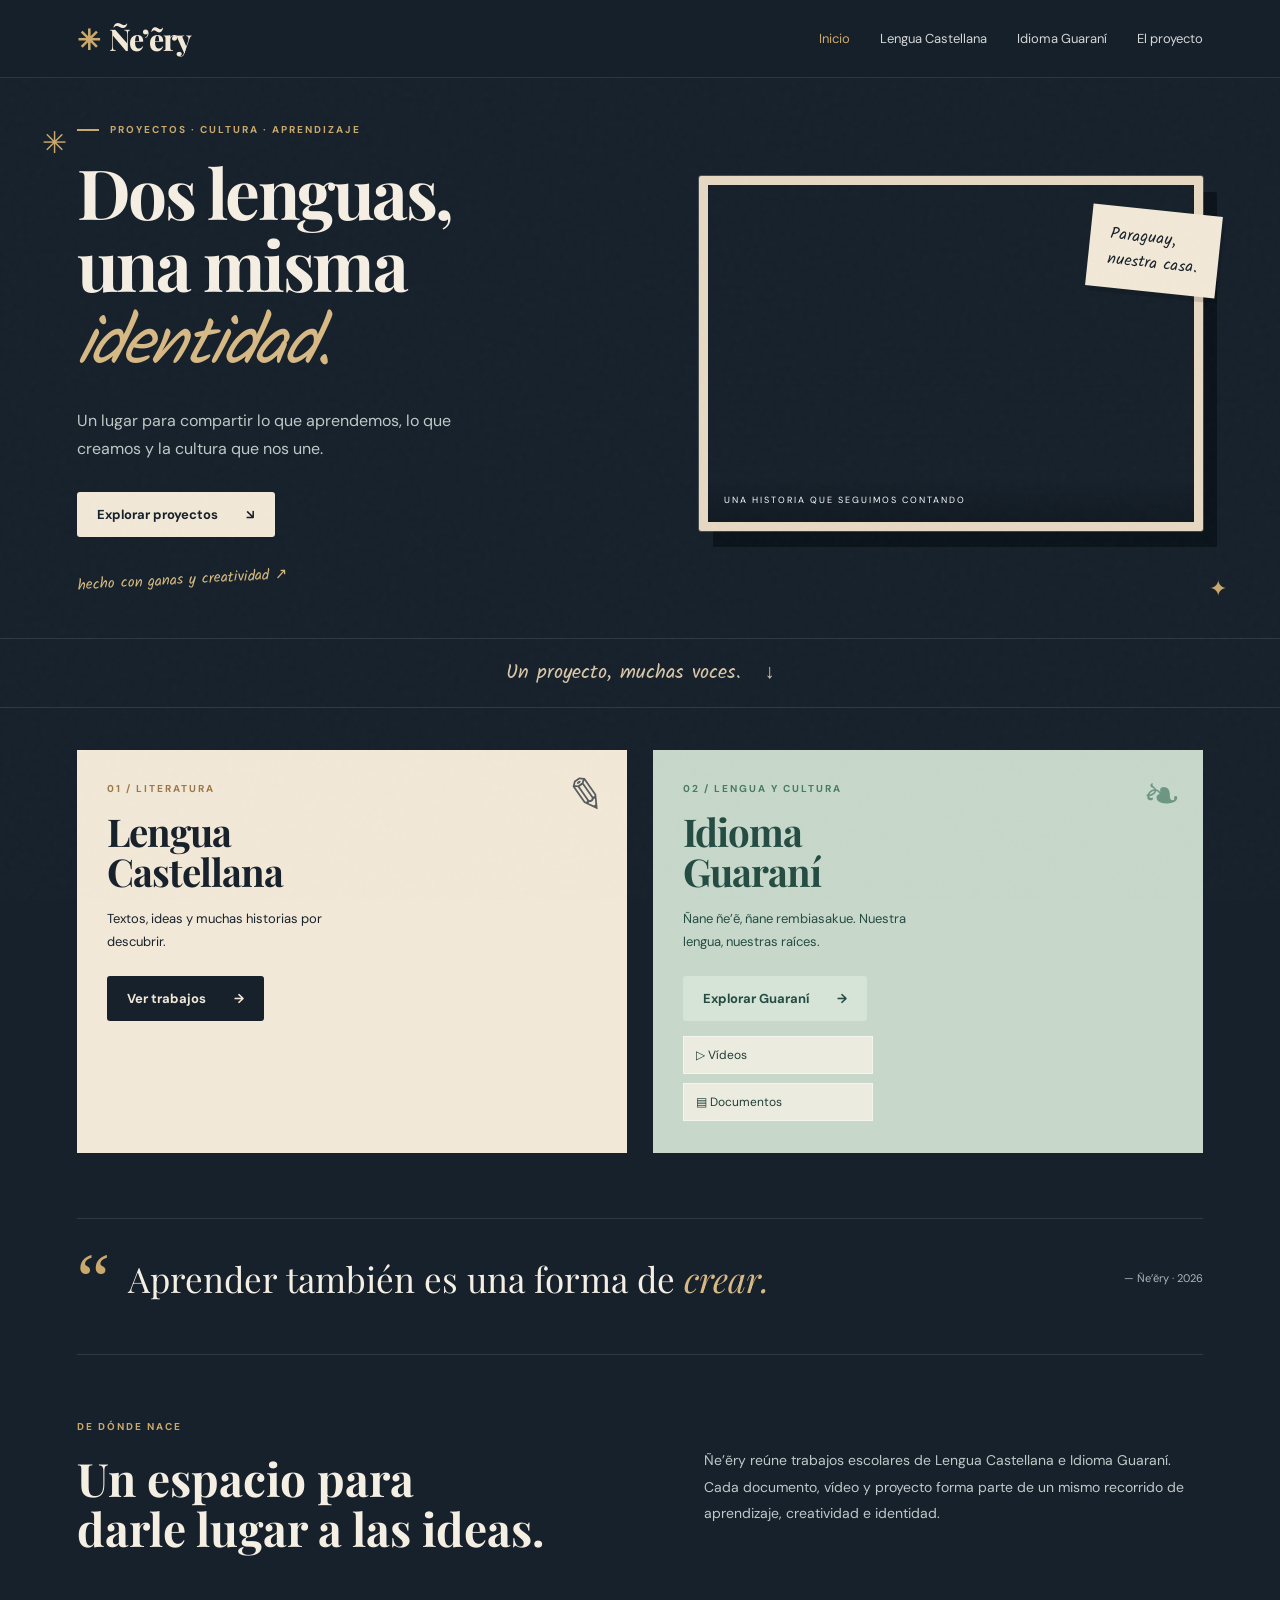
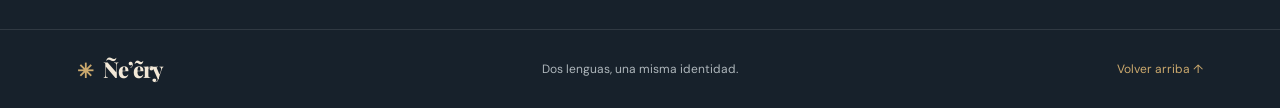
<file: index.html>
<!doctype html>
<html lang="es">
<head>
<meta charset="utf-8"><meta name="viewport" content="width=device-width, initial-scale=1">
<meta name="theme-color" content="#17212b">
<meta name="description" content="Ñe’ẽry: proyectos escolares, cultura, literatura y lengua.">
<title>Ñe’ẽry — Dos lenguas, una identidad</title>
<link rel="preconnect" href="https://fonts.googleapis.com">
<link rel="preconnect" href="https://fonts.gstatic.com" crossorigin>
<link href="https://fonts.googleapis.com/css2?family=DM+Sans:wght@400;500;600;700&family=Playfair+Display:wght@600;700;800&family=Kalam:wght@400;700&display=swap" rel="stylesheet">
<link rel="stylesheet" href="styles.css">
</head>
<body>
<div class="grain" aria-hidden="true"></div>
<header class="topbar">
  <a class="brand" href="#inicio" aria-label="Ñe’ẽry, inicio"><span class="brand-mark">✳</span><span>Ñe’ẽry</span></a>
  <button class="menu-toggle" aria-label="Abrir menú" aria-expanded="false">☰</button>
  <nav class="nav">
    <a href="#inicio" class="active">Inicio</a><a href="#castellano">Lengua Castellana</a><a href="#guarani">Idioma Guaraní</a><a href="#proyecto">El proyecto</a>
  </nav>
</header>
<main>
<section class="hero section-wrap" id="inicio">
  <div class="hero-copy reveal">
    <p class="eyebrow"><span></span> PROYECTOS · CULTURA · APRENDIZAJE</p>
    <h1>Dos lenguas,<br>una misma <em>identidad.</em></h1>
    <p class="intro">Un lugar para compartir lo que aprendemos, lo que creamos y la cultura que nos une.</p>
    <a class="button button-light" href="#materias">Explorar proyectos <span>↘</span></a>
    <span class="scribble">hecho con ganas y creatividad ↗</span>
  </div>
  <div class="hero-photo reveal" role="img" aria-label="Fotografía de un paisaje paraguayo">
    <div class="photo-note">Paraguay,<br>nuestra casa.</div>
    <div class="photo-caption">UNA HISTORIA QUE SEGUIMOS CONTANDO</div>
  </div>
  <span class="star star-one">✳</span><span class="star star-two">✦</span>
</section>
<section class="intro-strip" id="materias"><p>Un proyecto, muchas voces.</p><span>↓</span></section>
<section class="subjects section-wrap">
  <article class="subject-card castellano-card reveal" id="castellano">
    <div class="subject-image books-photo" role="img" aria-label="Libros y cuaderno"></div>
    <div class="subject-content"><p class="eyebrow">01 / LITERATURA</p><h2>Lengua<br>Castellana</h2><p>Textos, ideas y muchas historias por descubrir.</p><a class="button button-dark" href="castellano.html">Ver trabajos <span>→</span></a></div>
    <span class="card-doodle">✎</span>
  </article>
  <article class="subject-card guarani-card reveal" id="guarani">
    <div class="subject-image textile-photo" role="img" aria-label="Textiles tradicionales paraguayos"></div>
    <div class="subject-content"><p class="eyebrow">02 / LENGUA Y CULTURA</p><h2>Idioma<br>Guaraní</h2><p>Ñane ñe’ẽ, ñane rembiasakue. Nuestra lengua, nuestras raíces.</p>
      <a class="button button-green" href="guarani.html">Explorar Guaraní <span>→</span></a>
      <div class="quick-links"><a href="guarani.html#videos">▷ Vídeos</a><a href="guarani.html#documentos">▤ Documentos</a></div>
    </div>
    <span class="leaf-doodle">❧</span>
  </article>
</section>
<section class="quote-band section-wrap reveal"><span class="quote-mark">“</span><p>Aprender también es una forma de <em>crear.</em></p><span class="quote-credit">— Ñe’ẽry · 2026</span></section>
<section class="about section-wrap reveal" id="proyecto"><div><p class="eyebrow">DE DÓNDE NACE</p><h2>Un espacio para<br>darle lugar a las ideas.</h2></div><p>Ñe’ẽry reúne trabajos escolares de Lengua Castellana e Idioma Guaraní. Cada documento, vídeo y proyecto forma parte de un mismo recorrido de aprendizaje, creatividad e identidad.</p></section>
</main>
<footer><a class="brand" href="#inicio"><span class="brand-mark">✳</span><span>Ñe’ẽry</span></a><span>Dos lenguas, una misma identidad.</span><a href="#inicio">Volver arriba ↑</a></footer>
<script src="script.js"></script>
</body></html>
</file>
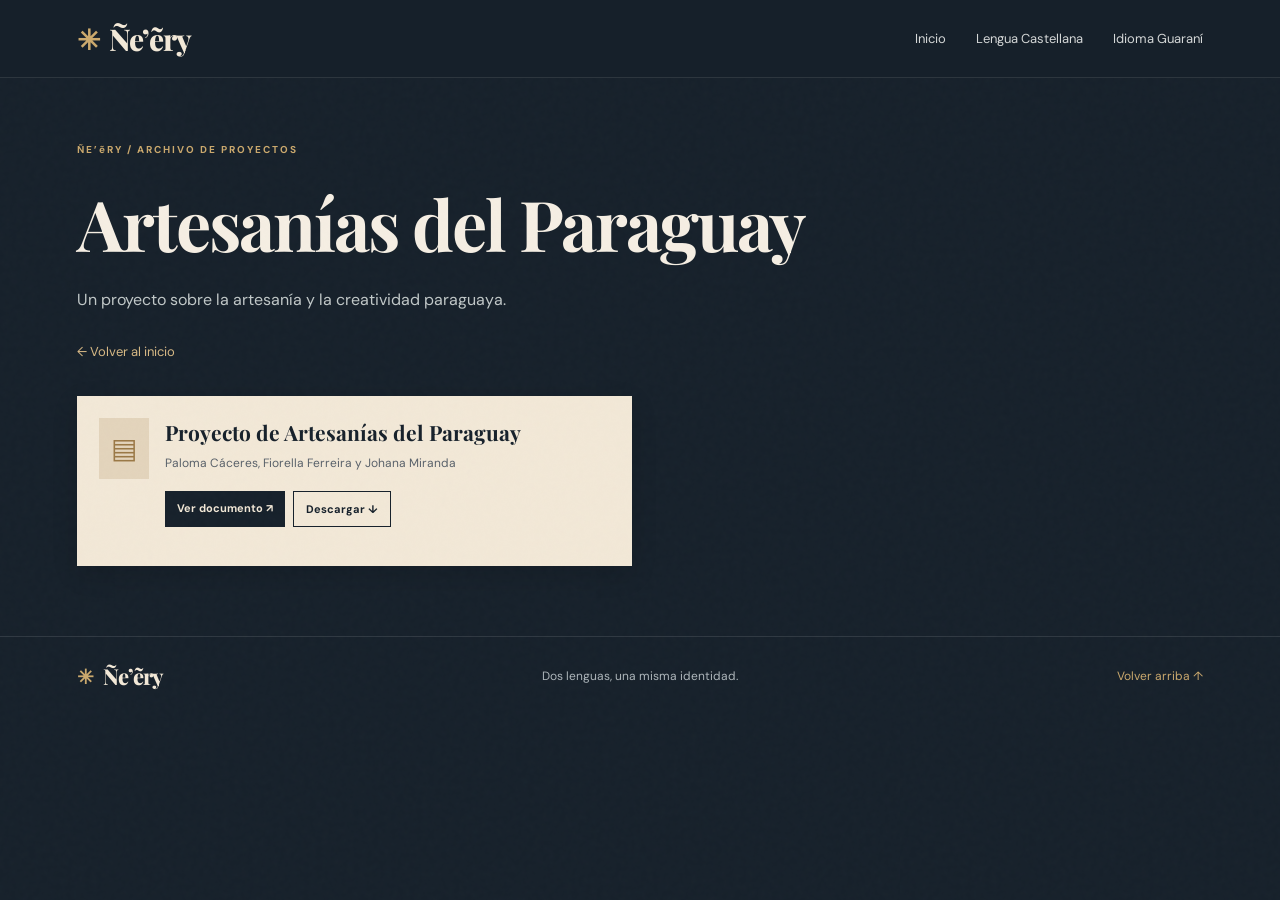
<file: artesanias.html>
<!doctype html><html lang="es"><head><meta charset="utf-8"><meta name="viewport" content="width=device-width, initial-scale=1"><meta name="theme-color" content="#17212b"><title>Artesanías del Paraguay — Ñe’ẽry</title><link rel="preconnect" href="https://fonts.googleapis.com"><link href="https://fonts.googleapis.com/css2?family=DM+Sans:wght@400;500;600;700&family=Playfair+Display:wght@600;700;800&family=Kalam:wght@400;700&display=swap" rel="stylesheet"><link rel="stylesheet" href="styles.css"><link rel="stylesheet" href="subpages.css"></head><body><div class="grain"></div><header class="topbar"><a class="brand" href="index.html"><span class="brand-mark">✳</span><span>Ñe’ẽry</span></a><button class="menu-toggle" aria-label="Abrir menú" aria-expanded="false">☰</button><nav class="nav"><a href="index.html">Inicio</a><a href="castellano.html">Lengua Castellana</a><a href="guarani.html">Idioma Guaraní</a></nav></header><main><section class="page-hero section-wrap"><p class="eyebrow">ÑE’ẽRY / ARCHIVO DE PROYECTOS</p><h1>Artesanías del Paraguay</h1><p>Un proyecto sobre la artesanía y la creatividad paraguaya.</p><a class="back-link" href="index.html">← Volver al inicio</a></section><section class="doc-list section-wrap"><article class="doc-card reveal"><div class="doc-icon">▤</div><div class="doc-copy"><h3>Proyecto de Artesanías del Paraguay</h3><p>Paloma Cáceres, Fiorella Ferreira y Johana Miranda</p><div class="doc-actions"><a href="documentos/guarani/artesanias/Artesanias.pdf" target="_blank" rel="noopener">Ver documento ↗</a><a href="documentos/guarani/artesanias/Artesanias.pdf" download>Descargar ↓</a></div></div></article></section></main><footer><a class="brand" href="index.html"><span class="brand-mark">✳</span><span>Ñe’ẽry</span></a><span>Dos lenguas, una misma identidad.</span><a href="#">Volver arriba ↑</a></footer><script src="script.js"></script></body></html>
</file>
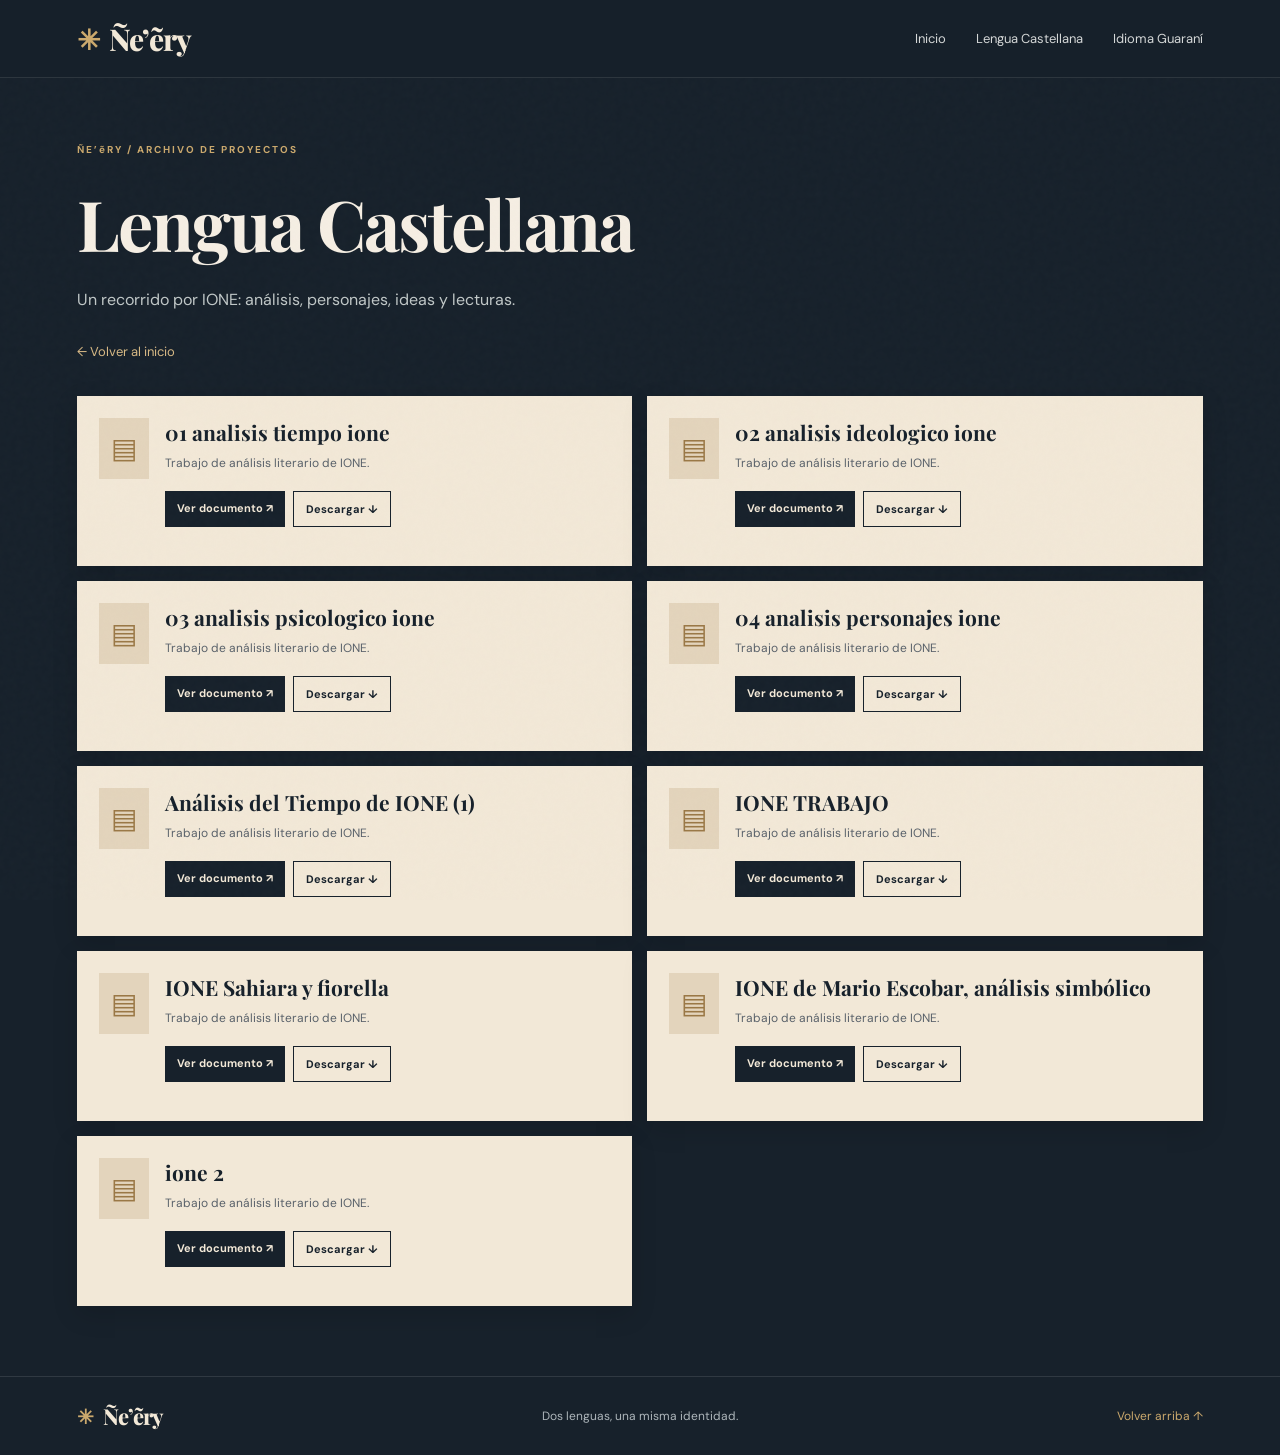
<file: castellano.html>
<!doctype html><html lang="es"><head><meta charset="utf-8"><meta name="viewport" content="width=device-width, initial-scale=1"><meta name="theme-color" content="#17212b"><title>Lengua Castellana — Ñe’ẽry</title><link rel="preconnect" href="https://fonts.googleapis.com"><link href="https://fonts.googleapis.com/css2?family=DM+Sans:wght@400;500;600;700&family=Playfair+Display:wght@600;700;800&family=Kalam:wght@400;700&display=swap" rel="stylesheet"><link rel="stylesheet" href="styles.css"><link rel="stylesheet" href="subpages.css"></head><body><div class="grain"></div><header class="topbar"><a class="brand" href="index.html"><span class="brand-mark">✳</span><span>Ñe’ẽry</span></a><button class="menu-toggle" aria-label="Abrir menú" aria-expanded="false">☰</button><nav class="nav"><a href="index.html">Inicio</a><a href="castellano.html">Lengua Castellana</a><a href="guarani.html">Idioma Guaraní</a></nav></header><main><section class="page-hero section-wrap"><p class="eyebrow">ÑE’ẽRY / ARCHIVO DE PROYECTOS</p><h1>Lengua Castellana</h1><p>Un recorrido por IONE: análisis, personajes, ideas y lecturas.</p><a class="back-link" href="index.html">← Volver al inicio</a></section><section class="doc-list section-wrap"><article class="doc-card reveal"><div class="doc-icon">▤</div><div class="doc-copy"><h3>01 analisis tiempo ione</h3><p>Trabajo de análisis literario de IONE.</p><div class="doc-actions"><a href="documentos/castellano/01-analisis-tiempo-ione.pdf" target="_blank" rel="noopener">Ver documento ↗</a><a href="documentos/castellano/01-analisis-tiempo-ione.pdf" download>Descargar ↓</a></div></div></article><article class="doc-card reveal"><div class="doc-icon">▤</div><div class="doc-copy"><h3>02 analisis ideologico ione</h3><p>Trabajo de análisis literario de IONE.</p><div class="doc-actions"><a href="documentos/castellano/02-analisis-ideologico-ione.pdf" target="_blank" rel="noopener">Ver documento ↗</a><a href="documentos/castellano/02-analisis-ideologico-ione.pdf" download>Descargar ↓</a></div></div></article><article class="doc-card reveal"><div class="doc-icon">▤</div><div class="doc-copy"><h3>03 analisis psicologico ione</h3><p>Trabajo de análisis literario de IONE.</p><div class="doc-actions"><a href="documentos/castellano/03-analisis-psicologico-ione.pdf" target="_blank" rel="noopener">Ver documento ↗</a><a href="documentos/castellano/03-analisis-psicologico-ione.pdf" download>Descargar ↓</a></div></div></article><article class="doc-card reveal"><div class="doc-icon">▤</div><div class="doc-copy"><h3>04 analisis personajes ione</h3><p>Trabajo de análisis literario de IONE.</p><div class="doc-actions"><a href="documentos/castellano/04-analisis-personajes-ione.pdf" target="_blank" rel="noopener">Ver documento ↗</a><a href="documentos/castellano/04-analisis-personajes-ione.pdf" download>Descargar ↓</a></div></div></article><article class="doc-card reveal"><div class="doc-icon">▤</div><div class="doc-copy"><h3>Análisis del Tiempo de IONE (1)</h3><p>Trabajo de análisis literario de IONE.</p><div class="doc-actions"><a href="documentos/castellano/Análisis del Tiempo de IONE (1).pdf" target="_blank" rel="noopener">Ver documento ↗</a><a href="documentos/castellano/Análisis del Tiempo de IONE (1).pdf" download>Descargar ↓</a></div></div></article><article class="doc-card reveal"><div class="doc-icon">▤</div><div class="doc-copy"><h3>IONE   TRABAJO</h3><p>Trabajo de análisis literario de IONE.</p><div class="doc-actions"><a href="documentos/castellano/IONE - TRABAJO.pdf" target="_blank" rel="noopener">Ver documento ↗</a><a href="documentos/castellano/IONE - TRABAJO.pdf" download>Descargar ↓</a></div></div></article><article class="doc-card reveal"><div class="doc-icon">▤</div><div class="doc-copy"><h3>IONE Sahiara y fiorella</h3><p>Trabajo de análisis literario de IONE.</p><div class="doc-actions"><a href="documentos/castellano/IONE Sahiara y fiorella.pdf" target="_blank" rel="noopener">Ver documento ↗</a><a href="documentos/castellano/IONE Sahiara y fiorella.pdf" download>Descargar ↓</a></div></div></article><article class="doc-card reveal"><div class="doc-icon">▤</div><div class="doc-copy"><h3>IONE de Mario Escobar, análisis simbólico</h3><p>Trabajo de análisis literario de IONE.</p><div class="doc-actions"><a href="documentos/castellano/IONE de Mario Escobar, análisis simbólico.pdf" target="_blank" rel="noopener">Ver documento ↗</a><a href="documentos/castellano/IONE de Mario Escobar, análisis simbólico.pdf" download>Descargar ↓</a></div></div></article><article class="doc-card reveal"><div class="doc-icon">▤</div><div class="doc-copy"><h3>ione 2</h3><p>Trabajo de análisis literario de IONE.</p><div class="doc-actions"><a href="documentos/castellano/ione-2.docx" target="_blank" rel="noopener">Ver documento ↗</a><a href="documentos/castellano/ione-2.docx" download>Descargar ↓</a></div></div></article></section></main><footer><a class="brand" href="index.html"><span class="brand-mark">✳</span><span>Ñe’ẽry</span></a><span>Dos lenguas, una misma identidad.</span><a href="#">Volver arriba ↑</a></footer><script src="script.js"></script></body></html>
</file>
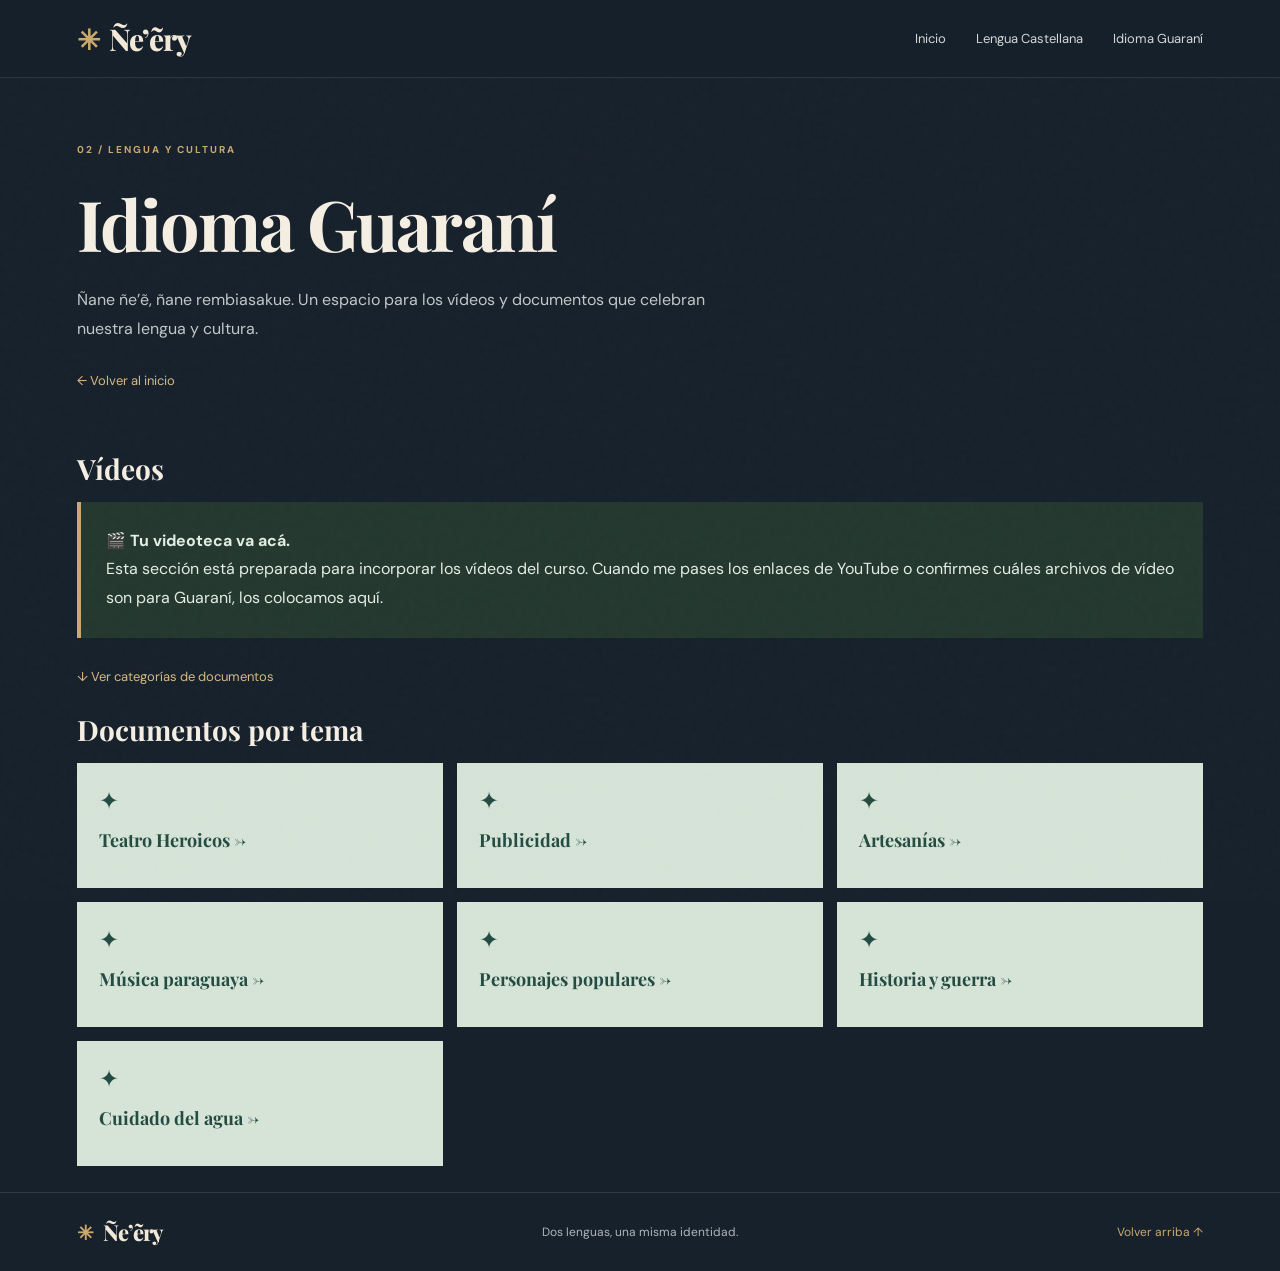
<file: guarani.html>
<!doctype html><html lang="es"><head><meta charset="utf-8"><meta name="viewport" content="width=device-width, initial-scale=1"><meta name="theme-color" content="#17212b"><title>Idioma Guaraní — Ñe’ẽry</title><link href="https://fonts.googleapis.com/css2?family=DM+Sans:wght@400;500;600;700&family=Playfair+Display:wght@600;700;800&family=Kalam:wght@400;700&display=swap" rel="stylesheet"><link rel="stylesheet" href="styles.css"><link rel="stylesheet" href="subpages.css"></head><body><div class="grain"></div><header class="topbar"><a class="brand" href="index.html"><span class="brand-mark">✳</span><span>Ñe’ẽry</span></a><button class="menu-toggle" aria-label="Abrir menú" aria-expanded="false">☰</button><nav class="nav"><a href="index.html">Inicio</a><a href="castellano.html">Lengua Castellana</a><a href="guarani.html" class="active">Idioma Guaraní</a></nav></header><main><section class="page-hero section-wrap"><p class="eyebrow">02 / LENGUA Y CULTURA</p><h1>Idioma Guaraní</h1><p>Ñane ñe’ẽ, ñane rembiasakue. Un espacio para los vídeos y documentos que celebran nuestra lengua y cultura.</p><a class="back-link" href="index.html">← Volver al inicio</a></section><section class="section-wrap" id="videos"><h2 class="section-heading">Vídeos</h2><div class="video-note">🎬 <strong>Tu videoteca va acá.</strong><br>Esta sección está preparada para incorporar los vídeos del curso. Cuando me pases los enlaces de YouTube o confirmes cuáles archivos de vídeo son para Guaraní, los colocamos aquí.</div><a class="back-link" href="#documentos">↓ Ver categorías de documentos</a></section><section class="section-wrap" id="documentos"><h2 class="section-heading">Documentos por tema</h2><div class="category-grid"><a class="category-card reveal" href="heroicos.html"><span>✦</span><strong>Teatro Heroicos →</strong></a><a class="category-card reveal" href="publicidad.html"><span>✦</span><strong>Publicidad →</strong></a><a class="category-card reveal" href="artesanias.html"><span>✦</span><strong>Artesanías →</strong></a><a class="category-card reveal" href="musica.html"><span>✦</span><strong>Música paraguaya →</strong></a><a class="category-card reveal" href="personajes-populares.html"><span>✦</span><strong>Personajes populares →</strong></a><a class="category-card reveal" href="historia-y-guerra.html"><span>✦</span><strong>Historia y guerra →</strong></a><a class="category-card reveal" href="medioambiente.html"><span>✦</span><strong>Cuidado del agua →</strong></a></div></section></main><footer><a class="brand" href="index.html"><span class="brand-mark">✳</span><span>Ñe’ẽry</span></a><span>Dos lenguas, una misma identidad.</span><a href="#">Volver arriba ↑</a></footer><script src="script.js"></script></body></html>
</file>
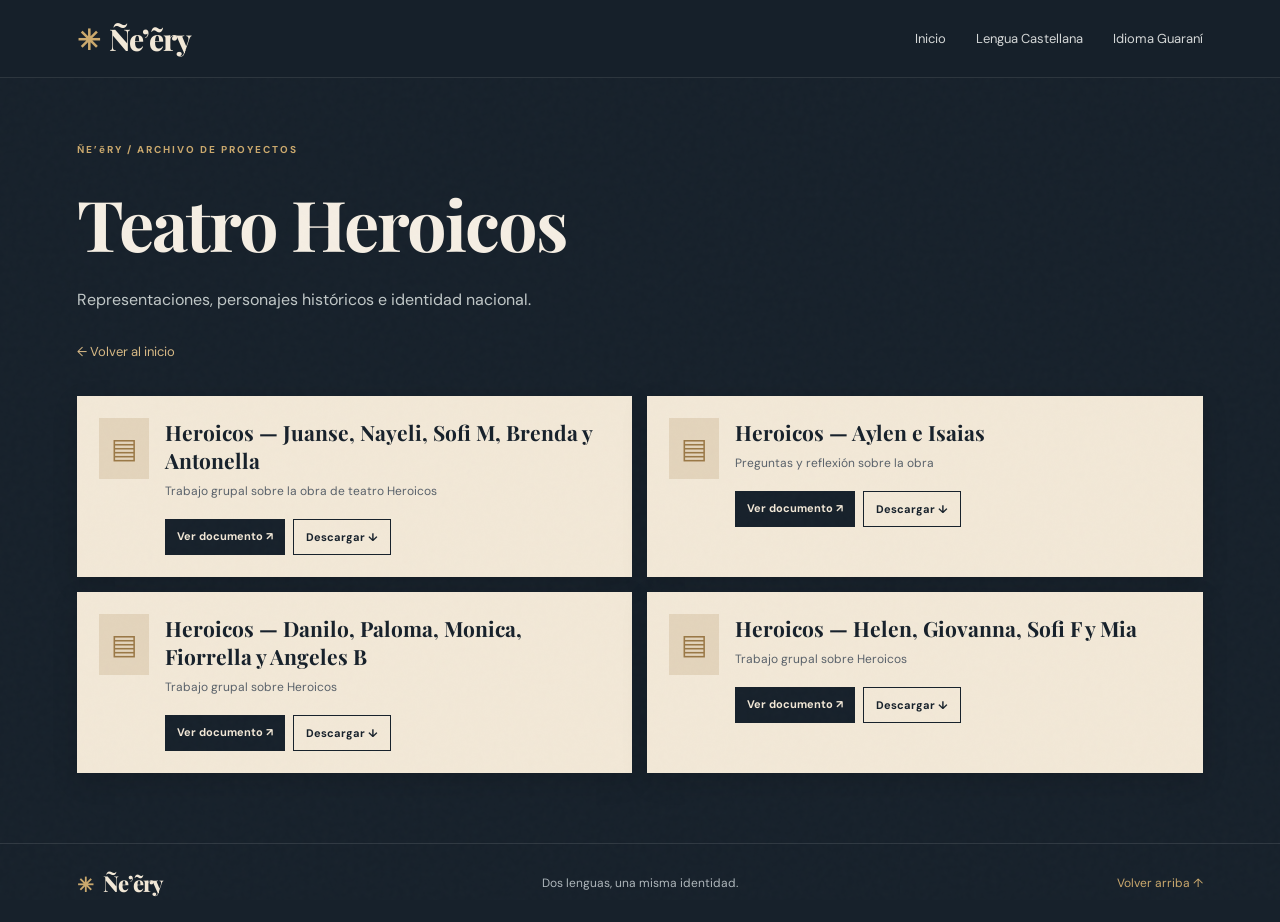
<file: heroicos.html>
<!doctype html><html lang="es"><head><meta charset="utf-8"><meta name="viewport" content="width=device-width, initial-scale=1"><meta name="theme-color" content="#17212b"><title>Teatro Heroicos — Ñe’ẽry</title><link rel="preconnect" href="https://fonts.googleapis.com"><link href="https://fonts.googleapis.com/css2?family=DM+Sans:wght@400;500;600;700&family=Playfair+Display:wght@600;700;800&family=Kalam:wght@400;700&display=swap" rel="stylesheet"><link rel="stylesheet" href="styles.css"><link rel="stylesheet" href="subpages.css"></head><body><div class="grain"></div><header class="topbar"><a class="brand" href="index.html"><span class="brand-mark">✳</span><span>Ñe’ẽry</span></a><button class="menu-toggle" aria-label="Abrir menú" aria-expanded="false">☰</button><nav class="nav"><a href="index.html">Inicio</a><a href="castellano.html">Lengua Castellana</a><a href="guarani.html">Idioma Guaraní</a></nav></header><main><section class="page-hero section-wrap"><p class="eyebrow">ÑE’ẽRY / ARCHIVO DE PROYECTOS</p><h1>Teatro Heroicos</h1><p>Representaciones, personajes históricos e identidad nacional.</p><a class="back-link" href="index.html">← Volver al inicio</a></section><section class="doc-list section-wrap"><article class="doc-card reveal"><div class="doc-icon">▤</div><div class="doc-copy"><h3>Heroicos — Juanse, Nayeli, Sofi M, Brenda y Antonella</h3><p>Trabajo grupal sobre la obra de teatro Heroicos</p><div class="doc-actions"><a href="documentos/guarani/heroicos/Heroicos_obra_teatro_Juanse,Nayeli,Sofi M,Brenda y Antonella.pdf" target="_blank" rel="noopener">Ver documento ↗</a><a href="documentos/guarani/heroicos/Heroicos_obra_teatro_Juanse,Nayeli,Sofi M,Brenda y Antonella.pdf" download>Descargar ↓</a></div></div></article><article class="doc-card reveal"><div class="doc-icon">▤</div><div class="doc-copy"><h3>Heroicos — Aylen e Isaias</h3><p>Preguntas y reflexión sobre la obra</p><div class="doc-actions"><a href="documentos/guarani/heroicos/Heroicos-Aylen,Isaias.pdf" target="_blank" rel="noopener">Ver documento ↗</a><a href="documentos/guarani/heroicos/Heroicos-Aylen,Isaias.pdf" download>Descargar ↓</a></div></div></article><article class="doc-card reveal"><div class="doc-icon">▤</div><div class="doc-copy"><h3>Heroicos — Danilo, Paloma, Monica, Fiorrella y Angeles B</h3><p>Trabajo grupal sobre Heroicos</p><div class="doc-actions"><a href="documentos/guarani/heroicos/Heroicos-Danilo,Paloma,Monica,Fiorrella,Angeles B.pdf" target="_blank" rel="noopener">Ver documento ↗</a><a href="documentos/guarani/heroicos/Heroicos-Danilo,Paloma,Monica,Fiorrella,Angeles B.pdf" download>Descargar ↓</a></div></div></article><article class="doc-card reveal"><div class="doc-icon">▤</div><div class="doc-copy"><h3>Heroicos — Helen, Giovanna, Sofi F y Mia</h3><p>Trabajo grupal sobre Heroicos</p><div class="doc-actions"><a href="documentos/guarani/heroicos/Heroicos-Helen,Giovanna,Sofi F,Mia.pdf" target="_blank" rel="noopener">Ver documento ↗</a><a href="documentos/guarani/heroicos/Heroicos-Helen,Giovanna,Sofi F,Mia.pdf" download>Descargar ↓</a></div></div></article></section></main><footer><a class="brand" href="index.html"><span class="brand-mark">✳</span><span>Ñe’ẽry</span></a><span>Dos lenguas, una misma identidad.</span><a href="#">Volver arriba ↑</a></footer><script src="script.js"></script></body></html>
</file>
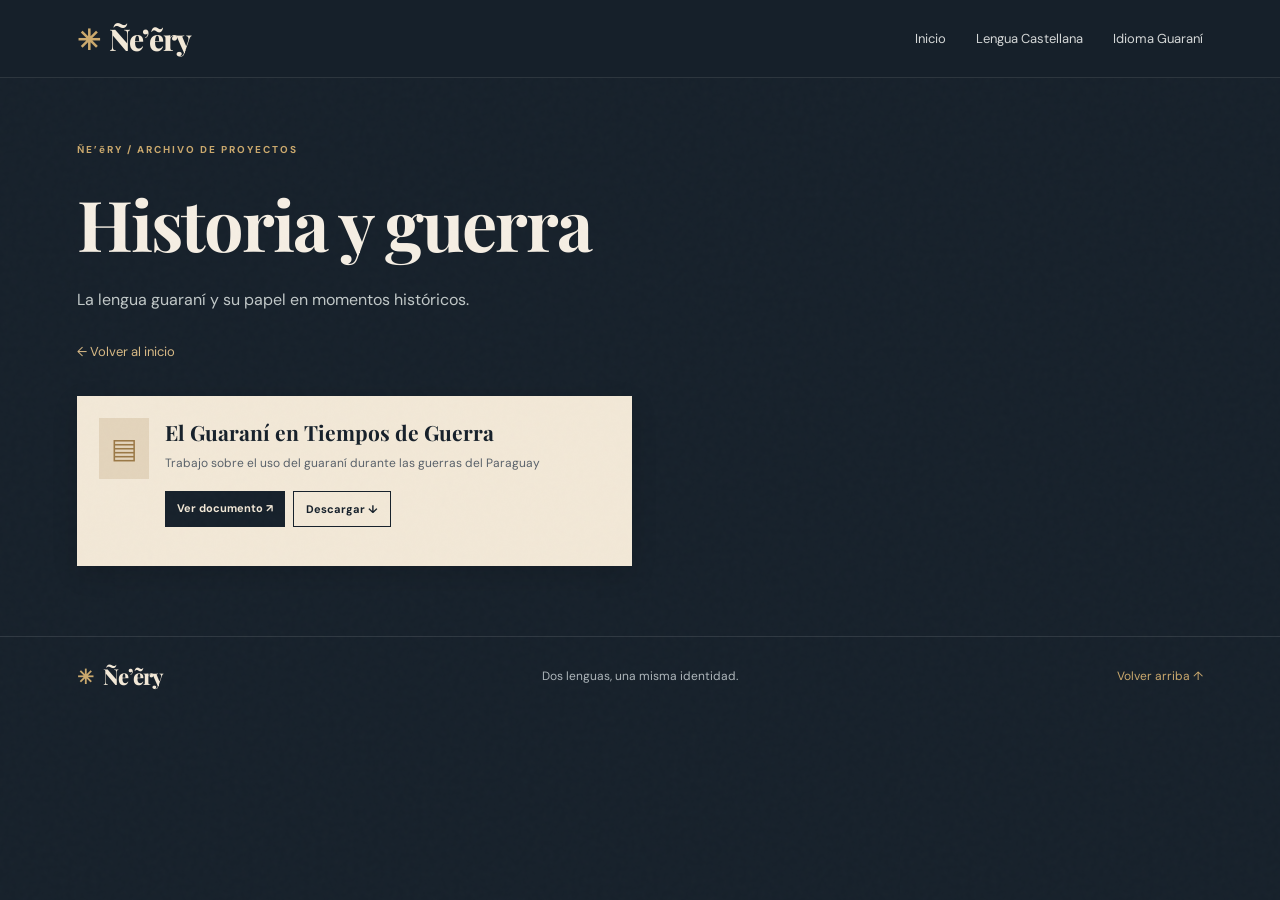
<file: historia-y-guerra.html>
<!doctype html><html lang="es"><head><meta charset="utf-8"><meta name="viewport" content="width=device-width, initial-scale=1"><meta name="theme-color" content="#17212b"><title>Historia y guerra — Ñe’ẽry</title><link rel="preconnect" href="https://fonts.googleapis.com"><link href="https://fonts.googleapis.com/css2?family=DM+Sans:wght@400;500;600;700&family=Playfair+Display:wght@600;700;800&family=Kalam:wght@400;700&display=swap" rel="stylesheet"><link rel="stylesheet" href="styles.css"><link rel="stylesheet" href="subpages.css"></head><body><div class="grain"></div><header class="topbar"><a class="brand" href="index.html"><span class="brand-mark">✳</span><span>Ñe’ẽry</span></a><button class="menu-toggle" aria-label="Abrir menú" aria-expanded="false">☰</button><nav class="nav"><a href="index.html">Inicio</a><a href="castellano.html">Lengua Castellana</a><a href="guarani.html">Idioma Guaraní</a></nav></header><main><section class="page-hero section-wrap"><p class="eyebrow">ÑE’ẽRY / ARCHIVO DE PROYECTOS</p><h1>Historia y guerra</h1><p>La lengua guaraní y su papel en momentos históricos.</p><a class="back-link" href="index.html">← Volver al inicio</a></section><section class="doc-list section-wrap"><article class="doc-card reveal"><div class="doc-icon">▤</div><div class="doc-copy"><h3>El Guaraní en Tiempos de Guerra</h3><p>Trabajo sobre el uso del guaraní durante las guerras del Paraguay</p><div class="doc-actions"><a href="documentos/guarani/historia-y-guerra/Guaraní en tiempos de guerra.pdf" target="_blank" rel="noopener">Ver documento ↗</a><a href="documentos/guarani/historia-y-guerra/Guaraní en tiempos de guerra.pdf" download>Descargar ↓</a></div></div></article></section></main><footer><a class="brand" href="index.html"><span class="brand-mark">✳</span><span>Ñe’ẽry</span></a><span>Dos lenguas, una misma identidad.</span><a href="#">Volver arriba ↑</a></footer><script src="script.js"></script></body></html>
</file>
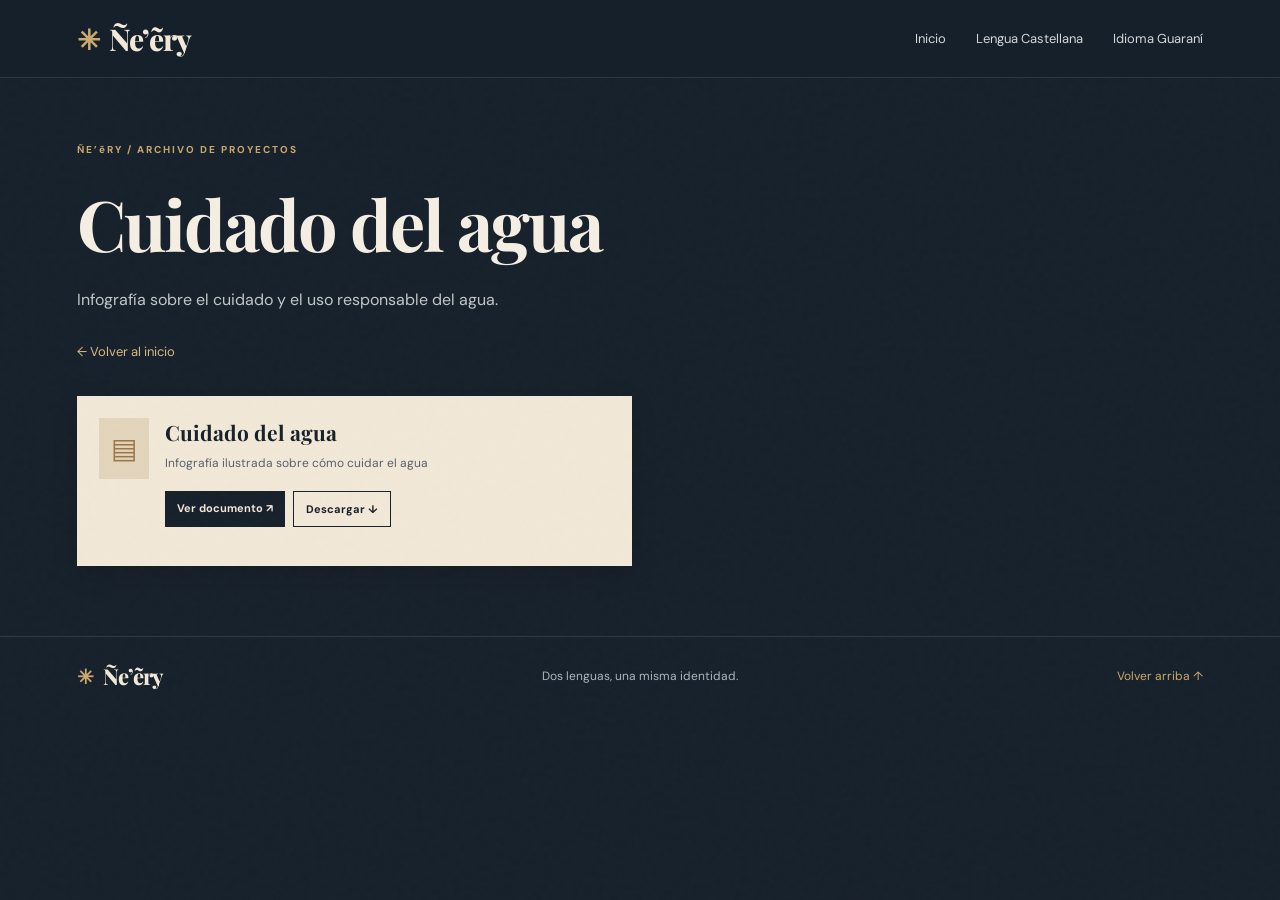
<file: medioambiente.html>
<!doctype html><html lang="es"><head><meta charset="utf-8"><meta name="viewport" content="width=device-width, initial-scale=1"><meta name="theme-color" content="#17212b"><title>Cuidado del agua — Ñe’ẽry</title><link rel="preconnect" href="https://fonts.googleapis.com"><link href="https://fonts.googleapis.com/css2?family=DM+Sans:wght@400;500;600;700&family=Playfair+Display:wght@600;700;800&family=Kalam:wght@400;700&display=swap" rel="stylesheet"><link rel="stylesheet" href="styles.css"><link rel="stylesheet" href="subpages.css"></head><body><div class="grain"></div><header class="topbar"><a class="brand" href="index.html"><span class="brand-mark">✳</span><span>Ñe’ẽry</span></a><button class="menu-toggle" aria-label="Abrir menú" aria-expanded="false">☰</button><nav class="nav"><a href="index.html">Inicio</a><a href="castellano.html">Lengua Castellana</a><a href="guarani.html">Idioma Guaraní</a></nav></header><main><section class="page-hero section-wrap"><p class="eyebrow">ÑE’ẽRY / ARCHIVO DE PROYECTOS</p><h1>Cuidado del agua</h1><p>Infografía sobre el cuidado y el uso responsable del agua.</p><a class="back-link" href="index.html">← Volver al inicio</a></section><section class="doc-list section-wrap"><article class="doc-card reveal"><div class="doc-icon">▤</div><div class="doc-copy"><h3>Cuidado del agua</h3><p>Infografía ilustrada sobre cómo cuidar el agua</p><div class="doc-actions"><a href="documentos/guarani/medioambiente/Infografía Cuidado del Agua Caricatura Ilustrado Azul y Verde_20261027_112038_0000.pdf" target="_blank" rel="noopener">Ver documento ↗</a><a href="documentos/guarani/medioambiente/Infografía Cuidado del Agua Caricatura Ilustrado Azul y Verde_20261027_112038_0000.pdf" download>Descargar ↓</a></div></div></article></section></main><footer><a class="brand" href="index.html"><span class="brand-mark">✳</span><span>Ñe’ẽry</span></a><span>Dos lenguas, una misma identidad.</span><a href="#">Volver arriba ↑</a></footer><script src="script.js"></script></body></html>
</file>
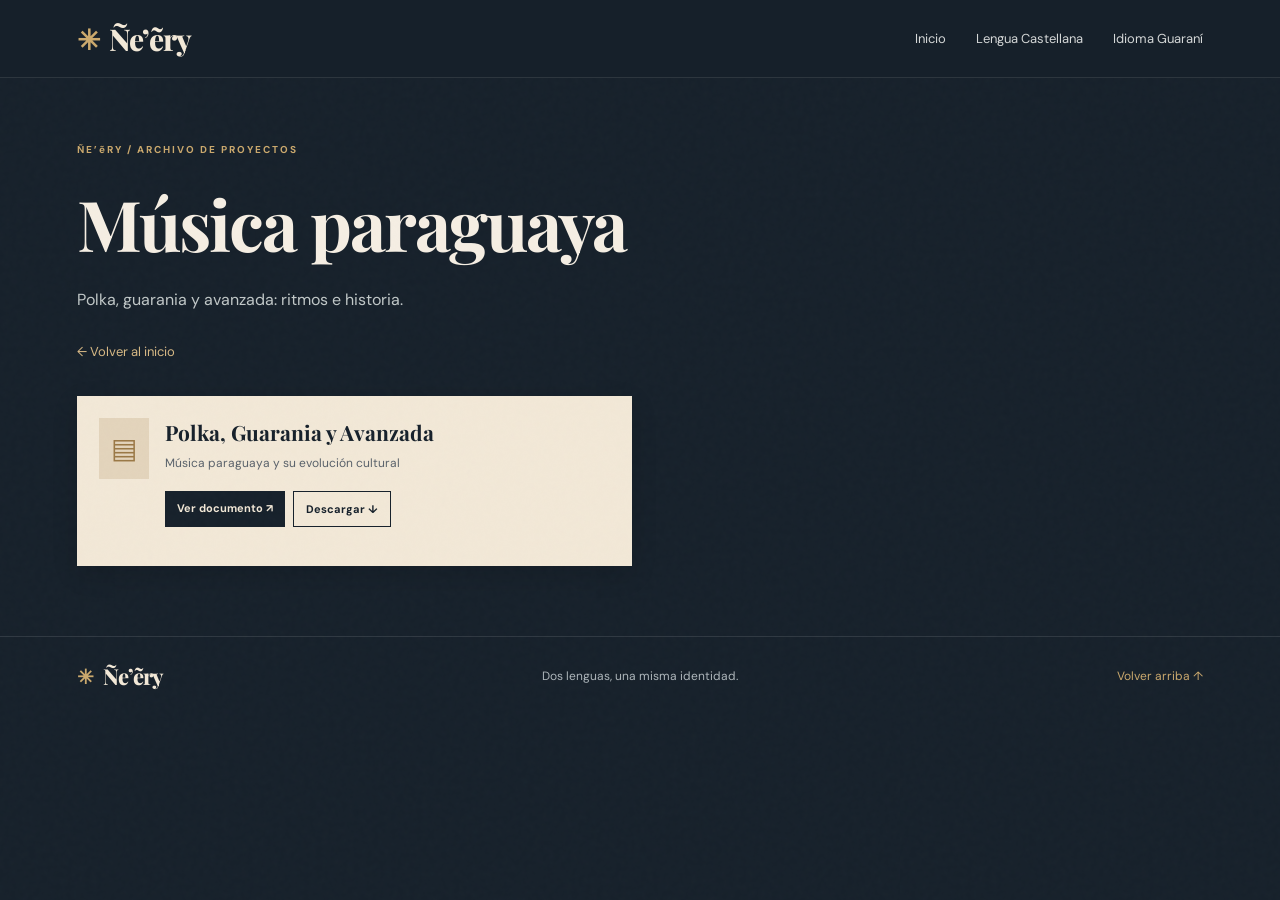
<file: musica.html>
<!doctype html><html lang="es"><head><meta charset="utf-8"><meta name="viewport" content="width=device-width, initial-scale=1"><meta name="theme-color" content="#17212b"><title>Música paraguaya — Ñe’ẽry</title><link rel="preconnect" href="https://fonts.googleapis.com"><link href="https://fonts.googleapis.com/css2?family=DM+Sans:wght@400;500;600;700&family=Playfair+Display:wght@600;700;800&family=Kalam:wght@400;700&display=swap" rel="stylesheet"><link rel="stylesheet" href="styles.css"><link rel="stylesheet" href="subpages.css"></head><body><div class="grain"></div><header class="topbar"><a class="brand" href="index.html"><span class="brand-mark">✳</span><span>Ñe’ẽry</span></a><button class="menu-toggle" aria-label="Abrir menú" aria-expanded="false">☰</button><nav class="nav"><a href="index.html">Inicio</a><a href="castellano.html">Lengua Castellana</a><a href="guarani.html">Idioma Guaraní</a></nav></header><main><section class="page-hero section-wrap"><p class="eyebrow">ÑE’ẽRY / ARCHIVO DE PROYECTOS</p><h1>Música paraguaya</h1><p>Polka, guarania y avanzada: ritmos e historia.</p><a class="back-link" href="index.html">← Volver al inicio</a></section><section class="doc-list section-wrap"><article class="doc-card reveal"><div class="doc-icon">▤</div><div class="doc-copy"><h3>Polka, Guarania y Avanzada</h3><p>Música paraguaya y su evolución cultural</p><div class="doc-actions"><a href="documentos/guarani/musica/Polka,Guarania y avanzada .pdf" target="_blank" rel="noopener">Ver documento ↗</a><a href="documentos/guarani/musica/Polka,Guarania y avanzada .pdf" download>Descargar ↓</a></div></div></article></section></main><footer><a class="brand" href="index.html"><span class="brand-mark">✳</span><span>Ñe’ẽry</span></a><span>Dos lenguas, una misma identidad.</span><a href="#">Volver arriba ↑</a></footer><script src="script.js"></script></body></html>
</file>
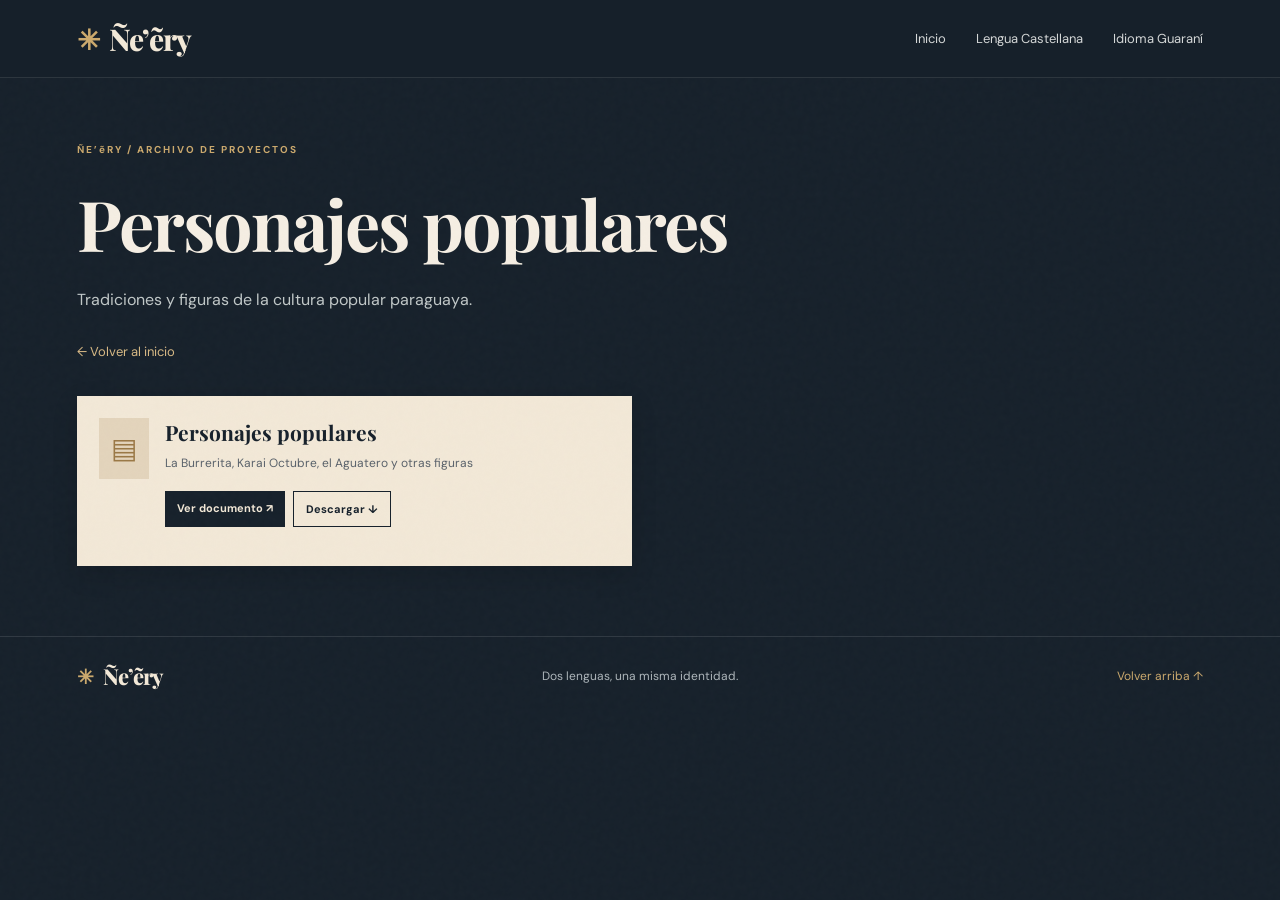
<file: personajes-populares.html>
<!doctype html><html lang="es"><head><meta charset="utf-8"><meta name="viewport" content="width=device-width, initial-scale=1"><meta name="theme-color" content="#17212b"><title>Personajes populares — Ñe’ẽry</title><link rel="preconnect" href="https://fonts.googleapis.com"><link href="https://fonts.googleapis.com/css2?family=DM+Sans:wght@400;500;600;700&family=Playfair+Display:wght@600;700;800&family=Kalam:wght@400;700&display=swap" rel="stylesheet"><link rel="stylesheet" href="styles.css"><link rel="stylesheet" href="subpages.css"></head><body><div class="grain"></div><header class="topbar"><a class="brand" href="index.html"><span class="brand-mark">✳</span><span>Ñe’ẽry</span></a><button class="menu-toggle" aria-label="Abrir menú" aria-expanded="false">☰</button><nav class="nav"><a href="index.html">Inicio</a><a href="castellano.html">Lengua Castellana</a><a href="guarani.html">Idioma Guaraní</a></nav></header><main><section class="page-hero section-wrap"><p class="eyebrow">ÑE’ẽRY / ARCHIVO DE PROYECTOS</p><h1>Personajes populares</h1><p>Tradiciones y figuras de la cultura popular paraguaya.</p><a class="back-link" href="index.html">← Volver al inicio</a></section><section class="doc-list section-wrap"><article class="doc-card reveal"><div class="doc-icon">▤</div><div class="doc-copy"><h3>Personajes populares</h3><p>La Burrerita, Karai Octubre, el Aguatero y otras figuras</p><div class="doc-actions"><a href="documentos/guarani/personajes-populares/personajes populares.docx" target="_blank" rel="noopener">Ver documento ↗</a><a href="documentos/guarani/personajes-populares/personajes populares.docx" download>Descargar ↓</a></div></div></article></section></main><footer><a class="brand" href="index.html"><span class="brand-mark">✳</span><span>Ñe’ẽry</span></a><span>Dos lenguas, una misma identidad.</span><a href="#">Volver arriba ↑</a></footer><script src="script.js"></script></body></html>
</file>
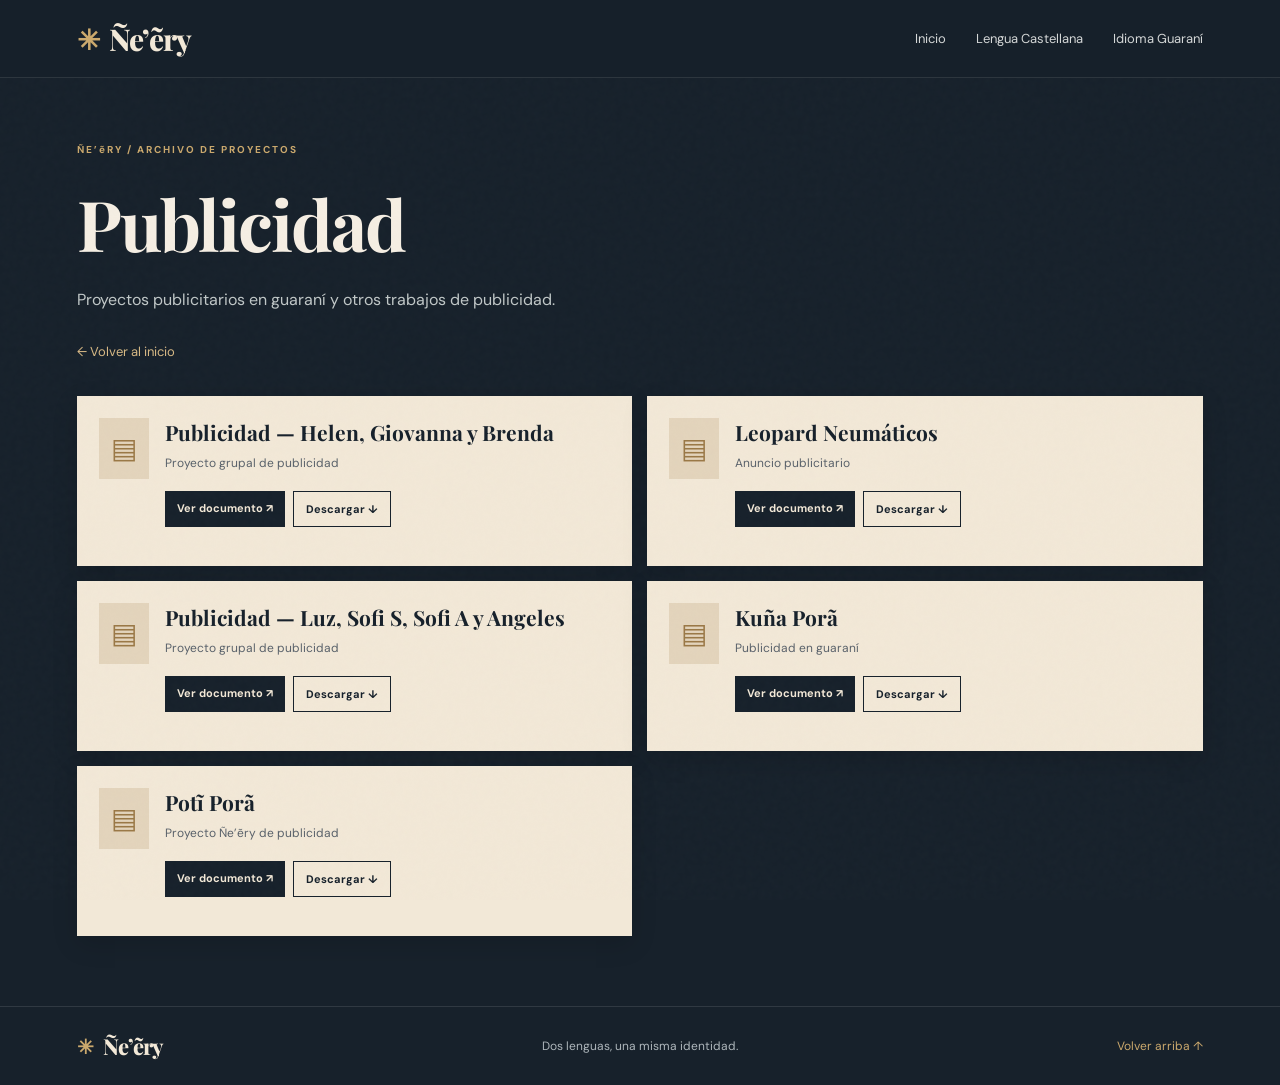
<file: publicidad.html>
<!doctype html><html lang="es"><head><meta charset="utf-8"><meta name="viewport" content="width=device-width, initial-scale=1"><meta name="theme-color" content="#17212b"><title>Publicidad — Ñe’ẽry</title><link rel="preconnect" href="https://fonts.googleapis.com"><link href="https://fonts.googleapis.com/css2?family=DM+Sans:wght@400;500;600;700&family=Playfair+Display:wght@600;700;800&family=Kalam:wght@400;700&display=swap" rel="stylesheet"><link rel="stylesheet" href="styles.css"><link rel="stylesheet" href="subpages.css"></head><body><div class="grain"></div><header class="topbar"><a class="brand" href="index.html"><span class="brand-mark">✳</span><span>Ñe’ẽry</span></a><button class="menu-toggle" aria-label="Abrir menú" aria-expanded="false">☰</button><nav class="nav"><a href="index.html">Inicio</a><a href="castellano.html">Lengua Castellana</a><a href="guarani.html">Idioma Guaraní</a></nav></header><main><section class="page-hero section-wrap"><p class="eyebrow">ÑE’ẽRY / ARCHIVO DE PROYECTOS</p><h1>Publicidad</h1><p>Proyectos publicitarios en guaraní y otros trabajos de publicidad.</p><a class="back-link" href="index.html">← Volver al inicio</a></section><section class="doc-list section-wrap"><article class="doc-card reveal"><div class="doc-icon">▤</div><div class="doc-copy"><h3>Publicidad — Helen, Giovanna y Brenda</h3><p>Proyecto grupal de publicidad</p><div class="doc-actions"><a href="documentos/guarani/publicidad/Publicidad,Helen,Giovanna y Brenda.pdf" target="_blank" rel="noopener">Ver documento ↗</a><a href="documentos/guarani/publicidad/Publicidad,Helen,Giovanna y Brenda.pdf" download>Descargar ↓</a></div></div></article><article class="doc-card reveal"><div class="doc-icon">▤</div><div class="doc-copy"><h3>Leopard Neumáticos</h3><p>Anuncio publicitario</p><div class="doc-actions"><a href="documentos/guarani/publicidad/leopard_neumaticos_261027_182538.pdf" target="_blank" rel="noopener">Ver documento ↗</a><a href="documentos/guarani/publicidad/leopard_neumaticos_261027_182538.pdf" download>Descargar ↓</a></div></div></article><article class="doc-card reveal"><div class="doc-icon">▤</div><div class="doc-copy"><h3>Publicidad — Luz, Sofi S, Sofi A y Angeles</h3><p>Proyecto grupal de publicidad</p><div class="doc-actions"><a href="documentos/guarani/publicidad/Luz,Sofi S,Sofi A,Angeles.pdf" target="_blank" rel="noopener">Ver documento ↗</a><a href="documentos/guarani/publicidad/Luz,Sofi S,Sofi A,Angeles.pdf" download>Descargar ↓</a></div></div></article><article class="doc-card reveal"><div class="doc-icon">▤</div><div class="doc-copy"><h3>Kuña Porã</h3><p>Publicidad en guaraní</p><div class="doc-actions"><a href="documentos/guarani/publicidad/Publicidad Guaraní_Kuña porã.pdf" target="_blank" rel="noopener">Ver documento ↗</a><a href="documentos/guarani/publicidad/Publicidad Guaraní_Kuña porã.pdf" download>Descargar ↓</a></div></div></article><article class="doc-card reveal"><div class="doc-icon">▤</div><div class="doc-copy"><h3>Potĩ Porã</h3><p>Proyecto Ñe’ẽry de publicidad</p><div class="doc-actions"><a href="documentos/guarani/publicidad/Proyecto ñe’ery publicidad Sahiara, Aylen, mia 1ro_261027_182505.pdf" target="_blank" rel="noopener">Ver documento ↗</a><a href="documentos/guarani/publicidad/Proyecto ñe’ery publicidad Sahiara, Aylen, mia 1ro_261027_182505.pdf" download>Descargar ↓</a></div></div></article></section></main><footer><a class="brand" href="index.html"><span class="brand-mark">✳</span><span>Ñe’ẽry</span></a><span>Dos lenguas, una misma identidad.</span><a href="#">Volver arriba ↑</a></footer><script src="script.js"></script></body></html>
</file>
<file: styles.css>
*{box-sizing:border-box} :root{--ink:#17212b;--cream:#f2e8d7;--paper:#e6d8c2;--green:#c7d8cb;--green-ink:#244c42;--gold:#cba96d;--muted:#aeb6bb}html{scroll-behavior:smooth;scroll-padding-top:90px}body{margin:0;background:#17212b;color:#f5eee3;font-family:"DM Sans",sans-serif;overflow-x:hidden}.grain{pointer-events:none;position:fixed;inset:0;z-index:10;opacity:.08;background-image:url("data:image/svg+xml,%3Csvg viewBox='0 0 180 180' xmlns='http://www.w3.org/2000/svg'%3E%3Cfilter id='n'%3E%3CfeTurbulence type='fractalNoise' baseFrequency='.8' numOctaves='3' stitchTiles='stitch'/%3E%3C/filter%3E%3Crect width='100%25' height='100%25' filter='url(%23n)' opacity='.24'/%3E%3C/svg%3E")}.topbar{height:78px;padding:0 6vw;display:flex;align-items:center;justify-content:space-between;border-bottom:1px solid #ffffff19;position:sticky;top:0;z-index:20;background:#17212bed;backdrop-filter:blur(12px)}.brand{display:flex;gap:10px;align-items:center;color:var(--cream);text-decoration:none;font-family:"Playfair Display",serif;font-size:30px;font-weight:800;letter-spacing:-1px}.brand-mark{color:var(--gold);font-size:28px;display:inline-block;animation:slowspin 18s linear infinite}.nav{display:flex;gap:30px}.nav a{font-size:13px;color:#d4d7d7;text-decoration:none;padding:10px 0;transition:color .2s}.nav a:hover,.nav a.active{color:var(--gold)}.menu-toggle{display:none;background:none;color:var(--cream);border:0;font-size:25px}.section-wrap{width:min(1180px,88vw);margin:auto}.hero{min-height:490px;display:grid;grid-template-columns:1.05fr .95fr;gap:5vw;align-items:center;position:relative;padding-top:45px;padding-bottom:55px}.eyebrow{font-size:10px;letter-spacing:2px;font-weight:700;color:var(--gold);margin:0 0 20px}.eyebrow span{display:inline-block;width:22px;height:2px;background:var(--gold);vertical-align:middle;margin-right:7px}.hero h1{font-family:"Playfair Display",serif;font-size:clamp(44px,5.4vw,76px);line-height:1.04;letter-spacing:-2.5px;margin:0 0 24px}.hero h1 em{font-family:"Kalam",cursive;font-weight:400;color:#d7b985;position:relative}.intro{max-width:420px;color:#c1c8c8;font-size:16px;line-height:1.8;margin-bottom:28px}.button{display:inline-flex;align-items:center;gap:28px;padding:14px 20px;border-radius:3px;text-decoration:none;font-size:13px;font-weight:700;transition:transform .25s,box-shadow .25s}.button:hover{transform:translateY(-4px);box-shadow:0 12px 25px #0003}.button-light{background:var(--cream);color:var(--ink)}.button-dark{background:var(--ink);color:var(--cream)}.button-green{background:#d6e4d8;color:#244c42}.scribble{display:block;font-family:"Kalam",cursive;color:#d4b980;font-size:15px;margin-top:22px;transform:rotate(-3deg)}.hero-photo{height:355px;position:relative;background:linear-gradient(180deg,#17212b00 50%,#17212b99),url("https://images.unsplash.com/photo-1516026672322-bc52d61a55d5?auto=format&fit=crop&w=1200&q=85") center/cover;border:9px solid #e6d8c2;outline:1px solid #ffffff33;box-shadow:14px 16px 0 #0c141b;border-radius:2px;transform:rotate(1.4deg);animation:float 6s ease-in-out infinite}.photo-note{position:absolute;right:-25px;top:25px;background:var(--cream);color:var(--ink);font-family:"Kalam",cursive;padding:16px 20px;transform:rotate(6deg);box-shadow:3px 5px 0 #0002}.photo-caption{position:absolute;bottom:0;left:0;right:0;padding:16px;color:white;font-size:9px;letter-spacing:2px;background:linear-gradient(transparent,#101820bb)}.star{position:absolute;color:var(--gold);font-size:30px}.star-one{top:45px;left:-35px;animation:bob 5s ease-in-out infinite}.star-two{right:-24px;bottom:35px;font-size:22px;animation:bob 4s ease-in-out infinite reverse}.intro-strip{border-top:1px solid #ffffff1c;border-bottom:1px solid #ffffff1c;display:flex;justify-content:center;align-items:center;gap:24px;padding:18px;font-family:"Kalam",cursive;font-size:20px;color:#d9c7a9}.intro-strip p{margin:0}.subjects{display:grid;grid-template-columns:1fr 1fr;gap:26px;padding-top:42px;padding-bottom:65px}.subject-card{min-height:385px;display:grid;grid-template-columns:1fr .8fr;position:relative;overflow:hidden;color:var(--ink);background:var(--cream);box-shadow:0 15px 30px #00015}.guarani-card{background:var(--green);color:var(--green-ink)}.subject-image{position:absolute;inset:0 0 0 45%;background-size:cover;background-position:center;opacity:.88;mask-image:linear-gradient(90deg,transparent,#000 27%)}.books-photo{background-image:url("https://images.unsplash.com/photo-1507842217343-583bb7270b66?auto=format&fit=crop&w=900&q=85")}.textile-photo{background-image:url("https://images.unsplash.com/photo-1605000797499-95a51c5269ae?auto=format&fit=crop&w=900&q=85");opacity:.48}.subject-content{position:relative;z-index:1;padding:32px 0 32px 30px;max-width:280px}.subject-content .eyebrow{color:#9a7846;margin-bottom:17px}.guarani-card .eyebrow{color:#477b66}.subject-content h2{font-family:"Playfair Display",serif;font-size:clamp(30px,3vw,44px);line-height:1.04;margin:0 0 15px;letter-spacing:-1px}.subject-content>p:not(.eyebrow){font-size:13px;line-height:1.8;max-width:235px;margin-bottom:22px}.card-doodle,.leaf-doodle{position:absolute;right:22px;top:12px;font-size:45px;opacity:.7;font-family:"Kalam",cursive;transform:rotate(10deg)}.leaf-doodle{color:#477b66}.quick-links{display:flex;flex-direction:column;gap:9px;margin-top:15px;max-width:190px}.quick-links a{background:#f2eee4dd;color:#203e36;text-decoration:none;padding:10px 12px;font-size:12px;border:1px solid #fff8;transition:transform .2s}.quick-links a:hover{transform:translateX(5px)}.quote-band{padding:36px 0 52px;border-top:1px solid #ffffff1b;border-bottom:1px solid #ffffff1b;display:flex;align-items:center;gap:18px}.quote-mark{font-family:Georgia,serif;color:var(--gold);font-size:75px;line-height:.5}.quote-band p{font-family:"Playfair Display",serif;font-size:clamp(22px,3vw,35px);margin:0}.quote-band em{color:#d7b985}.quote-credit{margin-left:auto;font-size:11px;color:#aeb6bb;white-space:nowrap}.about{display:grid;grid-template-columns:1fr 1fr;gap:10vw;padding-top:65px;padding-bottom:75px;align-items:center}.about h2{font-family:"Playfair Display",serif;font-size:clamp(30px,4vw,46px);line-height:1.1;margin:0}.about>p{color:#c1c8c8;line-height:1.9;font-size:14px}footer{padding:24px 6vw;border-top:1px solid #ffffff1c;display:flex;align-items:center;justify-content:space-between;color:#aeb6bb;font-size:12px}footer .brand{font-size:22px}footer .brand-mark{font-size:20px}footer>a:last-child{color:var(--gold);text-decoration:none}.reveal{opacity:0;transform:translateY(22px);transition:opacity .8s ease,transform .8s ease}.reveal.visible{opacity:1;transform:translateY(0)}@keyframes slowspin{to{transform:rotate(360deg)}}@keyframes float{0%,100%{translate:0 0}50%{translate:0 -8px}}@keyframes bob{0%,100%{translate:0 0;rotate:0deg}50%{translate:0 -10px;rotate:12deg}}@media(max-width:760px){.topbar{height:68px;padding:0 6vw}.brand{font-size:27px}.menu-toggle{display:block}.nav{display:none;position:absolute;top:68px;left:0;right:0;background:#17212b;padding:20px 6vw 25px;flex-direction:column;gap:14px;border-bottom:1px solid #ffffff20}.nav.open{display:flex}.hero{grid-template-columns:1fr;padding-top:55px;gap:32px}.hero h1{font-size:clamp(43px,12vw,65px)}.hero-photo{height:270px;margin:0 10px 12px}.subjects{grid-template-columns:1fr;gap:18px;padding-top:25px}.subject-card{min-height:350px}.subject-content{padding-left:24px}.subject-content h2{font-size:39px}.quote-band{flex-wrap:wrap}.quote-credit{width:100%;margin-left:50px}.about{grid-template-columns:1fr;gap:18px;padding-top:48px;padding-bottom:50px}footer{gap:15px;flex-wrap:wrap}footer>span{order:3;width:100%}}@media(prefers-reduced-motion:reduce){*,*::before,*::after{animation-duration:.01ms!important;scroll-behavior:auto!important;transition-duration:.01ms!important}}
</file>
<file: subpages.css>
.page-hero{padding-top:65px;padding-bottom:35px}.page-hero h1{font-family:"Playfair Display",serif;font-size:clamp(42px,6vw,70px);margin:0 0 12px;letter-spacing:-2px}.page-hero>p:not(.eyebrow){max-width:650px;color:#c1c8c8;line-height:1.8}.back-link{display:inline-block;color:#d7b985;text-decoration:none;font-size:13px;margin-top:12px}.doc-list{display:grid;grid-template-columns:repeat(2,minmax(0,1fr));gap:15px;padding-bottom:70px}.doc-card{background:#f2e8d7;color:#17212b;padding:22px;display:flex;gap:16px;align-items:flex-start;min-height:170px;box-shadow:0 8px 24px #0002;transition:transform .25s}.doc-card:hover{transform:translateY(-4px) rotate(-.2deg)}.doc-icon{font-size:28px;color:#9a7846;background:#e3d4bc;padding:12px}.doc-copy h3{font-family:"Playfair Display",serif;font-size:21px;margin:0 0 8px}.doc-copy p{font-size:12px;line-height:1.6;color:#59616a;margin:0 0 18px}.doc-actions{display:flex;gap:8px;flex-wrap:wrap}.doc-actions a{font-size:11px;font-weight:700;text-decoration:none;color:#f2e8d7;background:#17212b;padding:10px 12px}.doc-actions a+ a{color:#17212b;background:transparent;border:1px solid #17212b}.section-heading{font-family:"Playfair Display",serif;font-size:28px;margin:25px 0 15px}.category-grid{display:grid;grid-template-columns:repeat(3,minmax(0,1fr));gap:14px;padding-bottom:26px}.category-card{display:block;background:#d6e4d8;color:#244c42;padding:22px;text-decoration:none;min-height:125px;transition:transform .2s}.category-card:hover{transform:translateY(-4px)}.category-card span{display:block;font-size:24px;margin-bottom:12px}.category-card strong{font-family:"Playfair Display",serif;font-size:18px}.video-note{padding:25px;background:#24382f;color:#e4eee5;border-left:4px solid #cba96d;margin-bottom:18px;line-height:1.8}.video-note a{color:#e7c99a}@media(max-width:700px){.doc-list{grid-template-columns:1fr}.category-grid{grid-template-columns:repeat(2,minmax(0,1fr))}.doc-card{padding:18px}.page-hero{padding-top:45px}}
</file>
